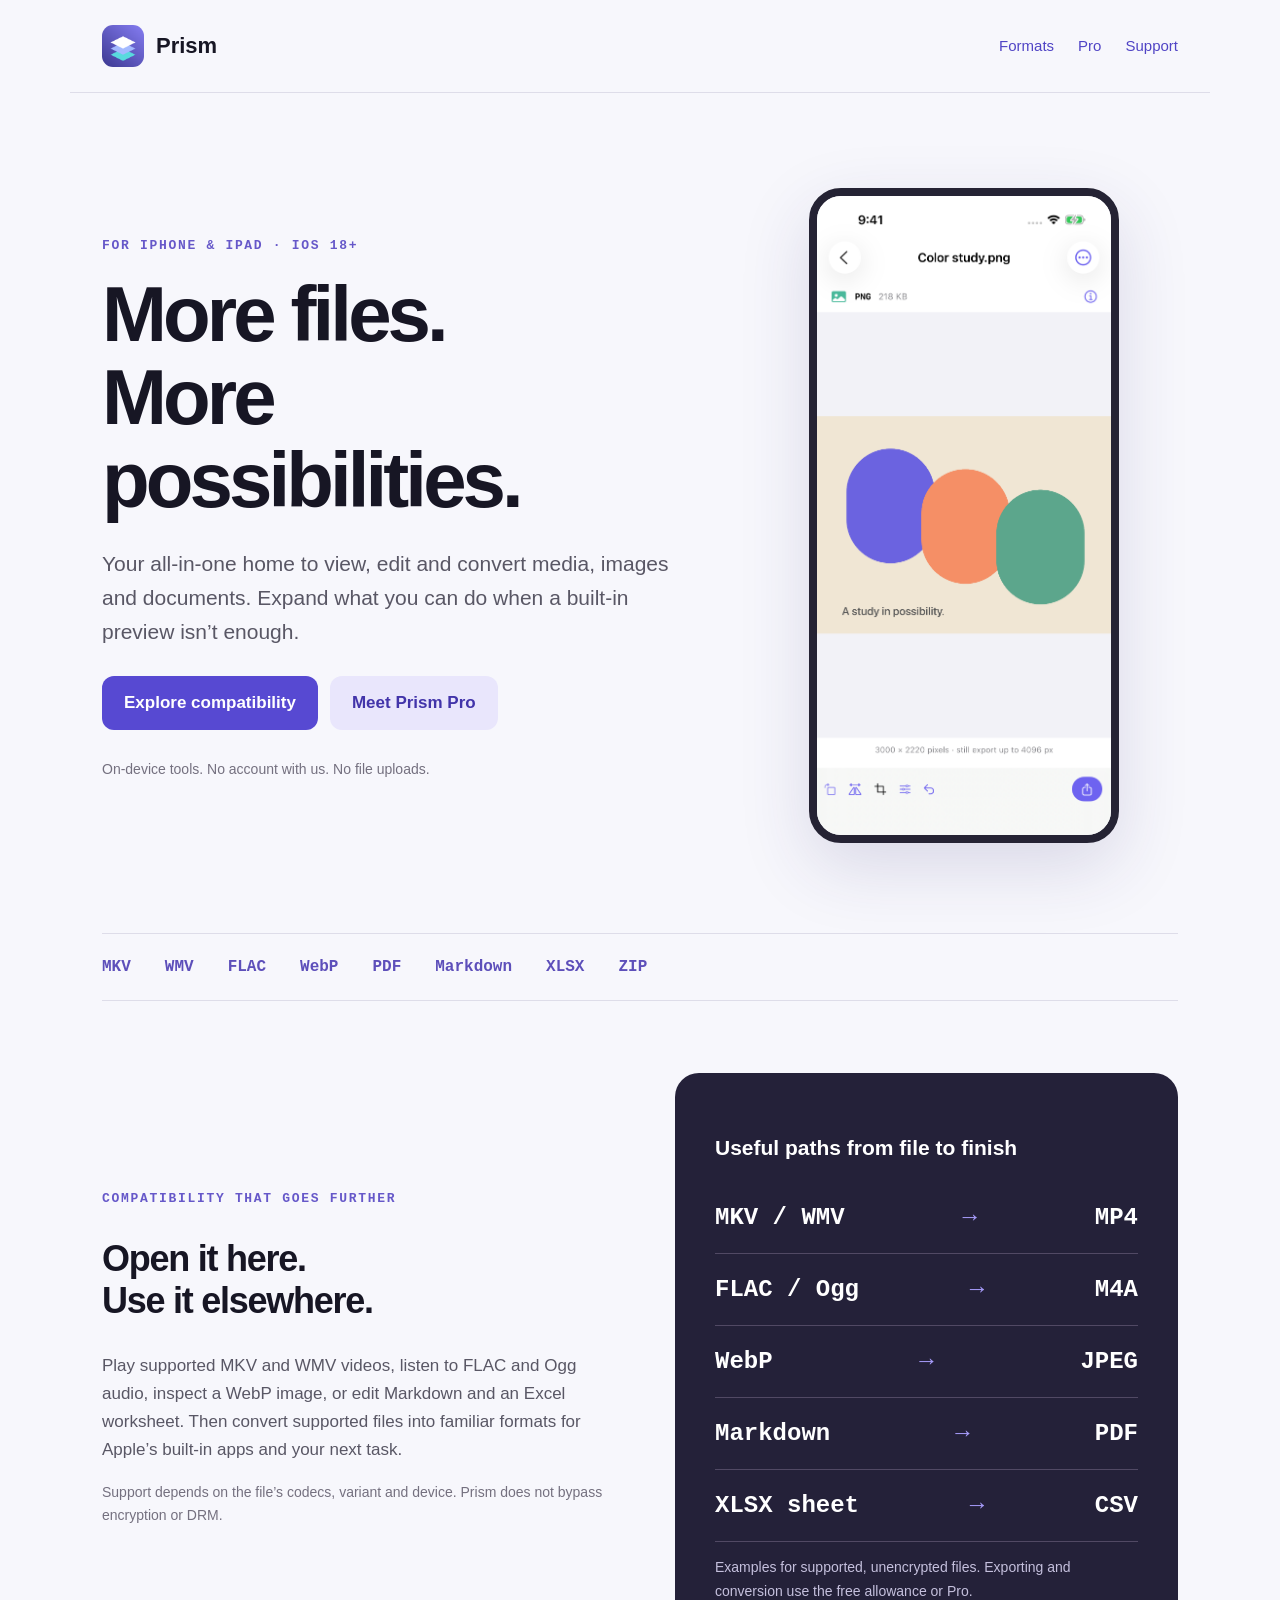
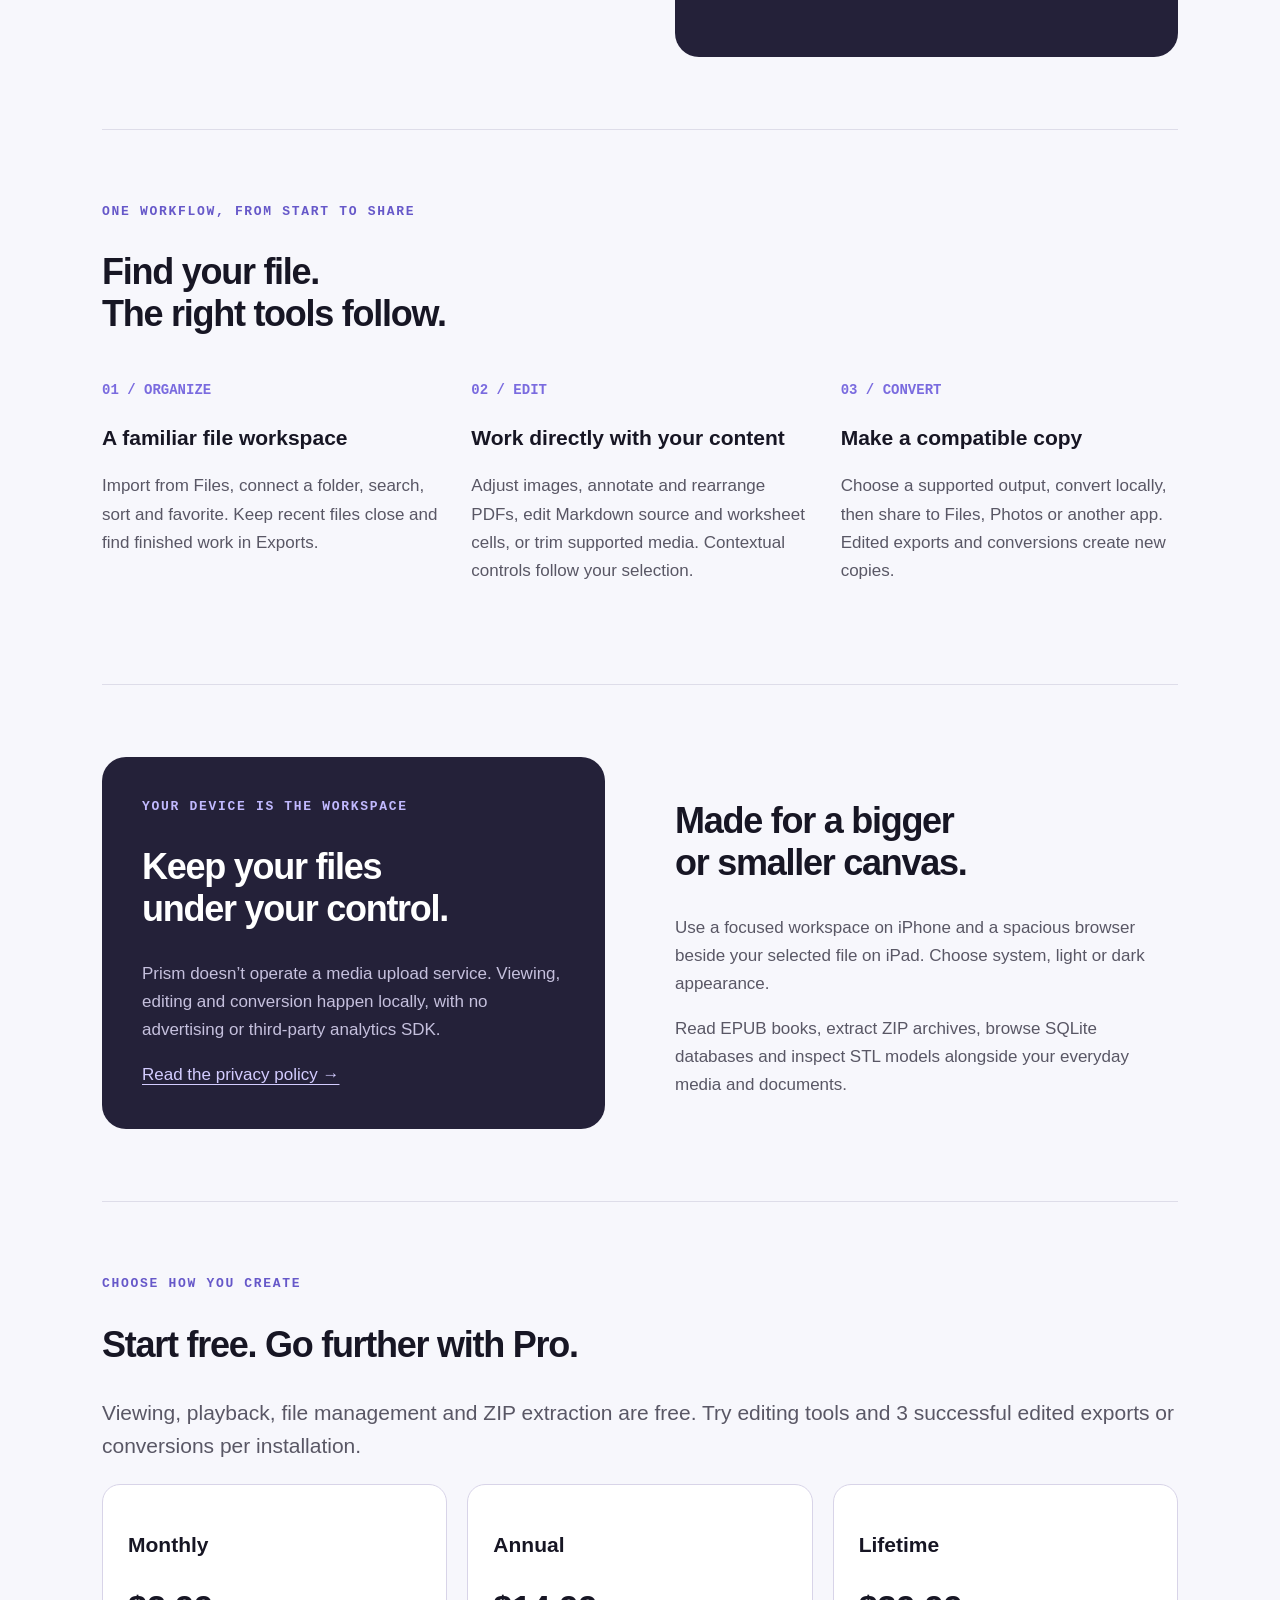
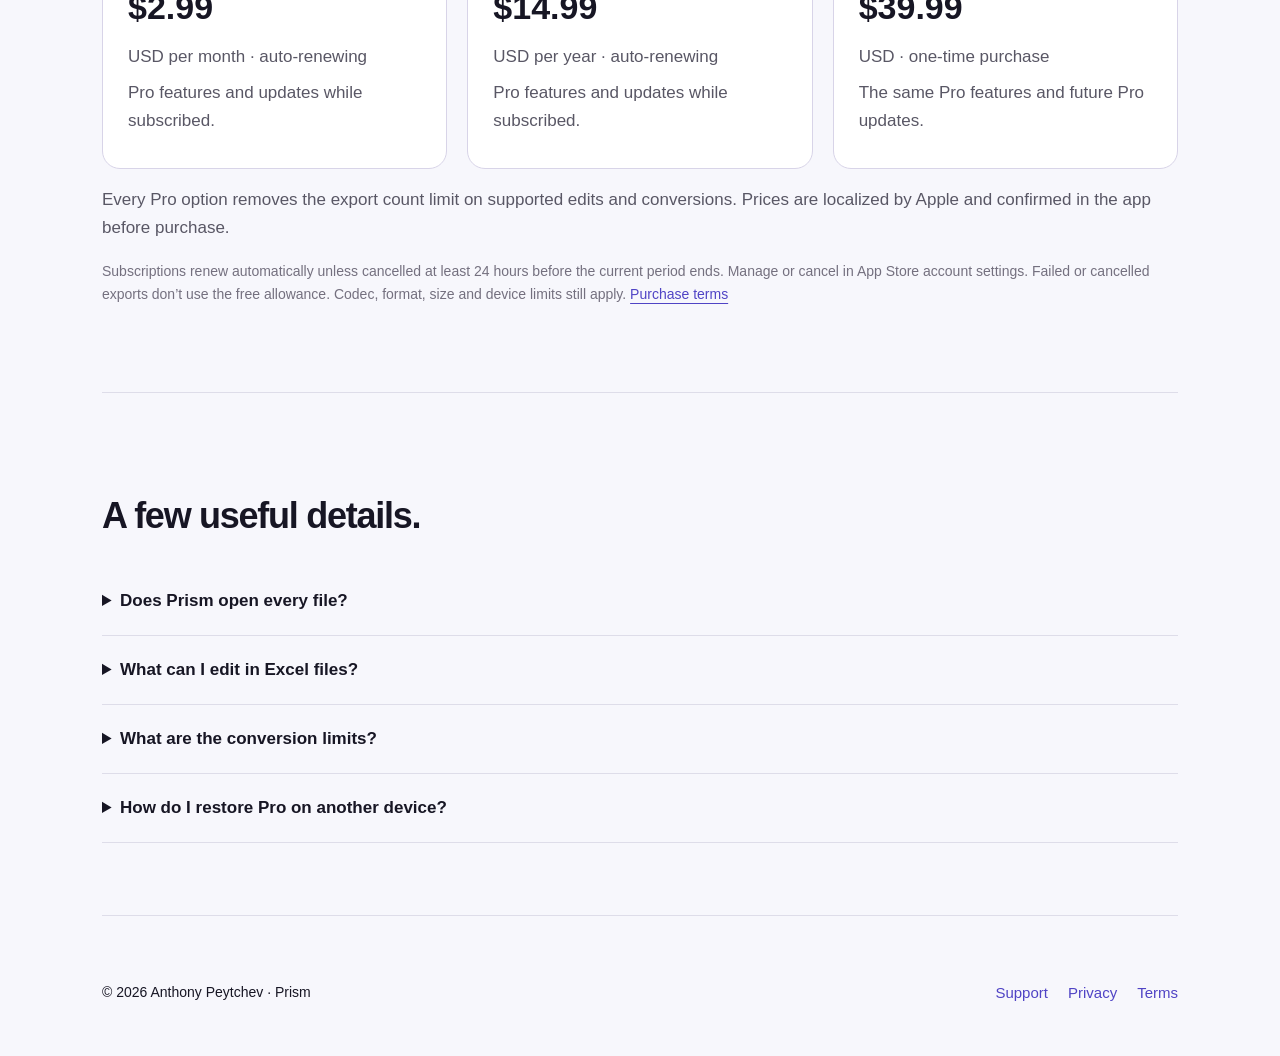
<file: index.html>
<!doctype html><html lang="en"><head><meta charset="utf-8"><meta name="viewport" content="width=device-width,initial-scale=1"><title>Open more. Do more. One app. | Prism</title><meta name="description" content="Prism brings file viewing, editing and conversion together on iPhone and iPad."><link rel="icon" href="./assets/icon.png"><link rel="stylesheet" href="./style.css"></head><body><header><a class="brand" href="./"><img src="./assets/icon.png" alt="">Prism</a><nav aria-label="Main"><a href="./#formats">Formats</a><a href="./#pro">Pro</a><a href="./support.html">Support</a></nav></header><main class=""><section class="hero"><div><div class="eyebrow">For iPhone & iPad · iOS 18+</div><h1>More files.<br>More possibilities.</h1><p class="lead">Your all-in-one home to view, edit and convert media, images and documents. Expand what you can do when a built-in preview isn’t enough.</p><div class="buttons"><a class="button" href="#formats">Explore compatibility</a><a class="button secondary" href="#pro">Meet Prism Pro</a></div><p class="meta">On-device tools. No account with us. No file uploads.</p></div><img class="phone" src="./assets/image-editor.png" alt="Prism's image editor with contextual image adjustment tools"></section><div class="strip" aria-label="Examples of supported formats"><span>MKV</span><span>WMV</span><span>FLAC</span><span>WebP</span><span>PDF</span><span>Markdown</span><span>XLSX</span><span>ZIP</span></div><section class="section split" id="formats"><div><div class="eyebrow">Compatibility that goes further</div><h2>Open it here.<br>Use it elsewhere.</h2><p>Play supported MKV and WMV videos, listen to FLAC and Ogg audio, inspect a WebP image, or edit Markdown and an Excel worksheet. Then convert supported files into familiar formats for Apple’s built-in apps and your next task.</p><p class="meta">Support depends on the file’s codecs, variant and device. Prism does not bypass encryption or DRM.</p></div><div class="flow"><h3>Useful paths from file to finish</h3><div class="fromto"><span>MKV / WMV</span><span class="arrow">→</span><span>MP4</span></div><div class="fromto"><span>FLAC / Ogg</span><span class="arrow">→</span><span>M4A</span></div><div class="fromto"><span>WebP</span><span class="arrow">→</span><span>JPEG</span></div><div class="fromto"><span>Markdown</span><span class="arrow">→</span><span>PDF</span></div><div class="fromto"><span>XLSX sheet</span><span class="arrow">→</span><span>CSV</span></div><p class="meta">Examples for supported, unencrypted files. Exporting and conversion use the free allowance or Pro.</p></div></section><section class="section"><div class="eyebrow">One workflow, from start to share</div><h2>Find your file.<br>The right tools follow.</h2><div class="tools"><article><span class="number">01 / ORGANIZE</span><h3>A familiar file workspace</h3><p>Import from Files, connect a folder, search, sort and favorite. Keep recent files close and find finished work in Exports.</p></article><article><span class="number">02 / EDIT</span><h3>Work directly with your content</h3><p>Adjust images, annotate and rearrange PDFs, edit Markdown source and worksheet cells, or trim supported media. Contextual controls follow your selection.</p></article><article><span class="number">03 / CONVERT</span><h3>Make a compatible copy</h3><p>Choose a supported output, convert locally, then share to Files, Photos or another app. Edited exports and conversions create new copies.</p></article></div></section><section class="section split"><div class="flow"><div class="eyebrow" style="color:#c1b9ff">Your device is the workspace</div><h2>Keep your files<br>under your control.</h2><p>Prism doesn’t operate a media upload service. Viewing, editing and conversion happen locally, with no advertising or third-party analytics SDK.</p><a style="color:#d3ccff" href="./privacy.html">Read the privacy policy →</a></div><div><h2>Made for a bigger<br>or smaller canvas.</h2><p>Use a focused workspace on iPhone and a spacious browser beside your selected file on iPad. Choose system, light or dark appearance.</p><p>Read EPUB books, extract ZIP archives, browse SQLite databases and inspect STL models alongside your everyday media and documents.</p></div></section><section class="section" id="pro"><div class="eyebrow">Choose how you create</div><h2>Start free. Go further with Pro.</h2><p class="lead">Viewing, playback, file management and ZIP extraction are free. Try editing tools and 3 successful edited exports or conversions per installation.</p><div class="pricing"><article class="plan"><h3>Monthly</h3><p class="price">$2.99</p><p>USD per month · auto-renewing</p><p>Pro features and updates while subscribed.</p></article><article class="plan"><h3>Annual</h3><p class="price">$14.99</p><p>USD per year · auto-renewing</p><p>Pro features and updates while subscribed.</p></article><article class="plan"><h3>Lifetime</h3><p class="price">$39.99</p><p>USD · one-time purchase</p><p>The same Pro features and future Pro updates.</p></article></div><p>Every Pro option removes the export count limit on supported edits and conversions. Prices are localized by Apple and confirmed in the app before purchase.</p><p class="meta">Subscriptions renew automatically unless cancelled at least 24 hours before the current period ends. Manage or cancel in App Store account settings. Failed or cancelled exports don’t use the free allowance. Codec, format, size and device limits still apply. <a href="./terms.html">Purchase terms</a></p></section><section class="section"><h2>A few useful details.</h2><details><summary>Does Prism open every file?</summary><p>No. Filename extensions can contain different codecs and variants. See the in-app Format guide for routed formats, read-only viewers and editing limits. Encrypted or DRM-protected files are not supported.</p></details><details><summary>What can I edit in Excel files?</summary><p>Prism supports cell value editing in supported XLSX workbooks and exports an edited XLSX copy or the selected sheet as CSV. It is not a full spreadsheet calculation engine. Formula results use cached values; protected, signed and macro-enabled workbooks are read-only.</p></details><details><summary>What are the conversion limits?</summary><p>Video conversion supports SDR up to 1080p, and audio conversion supports mono/stereo. HDR conversion, surround downmix and OCR are outside this version. Image and document size limits protect device memory. Conversion may omit extra tracks, subtitles, metadata and formatting depending on output.</p></details><details><summary>How do I restore Pro on another device?</summary><p>Use the same Apple Account, open Prism Pro from Browser options and choose Restore Purchases. An active subscription or lifetime purchase works on compatible iPhone and iPad devices.</p></details></section></main><footer><span>© 2026 Anthony Peytchev · Prism</span><nav aria-label="Footer"><a href="./support.html">Support</a><a href="./privacy.html">Privacy</a><a href="./terms.html">Terms</a></nav></footer></body></html>
</file>
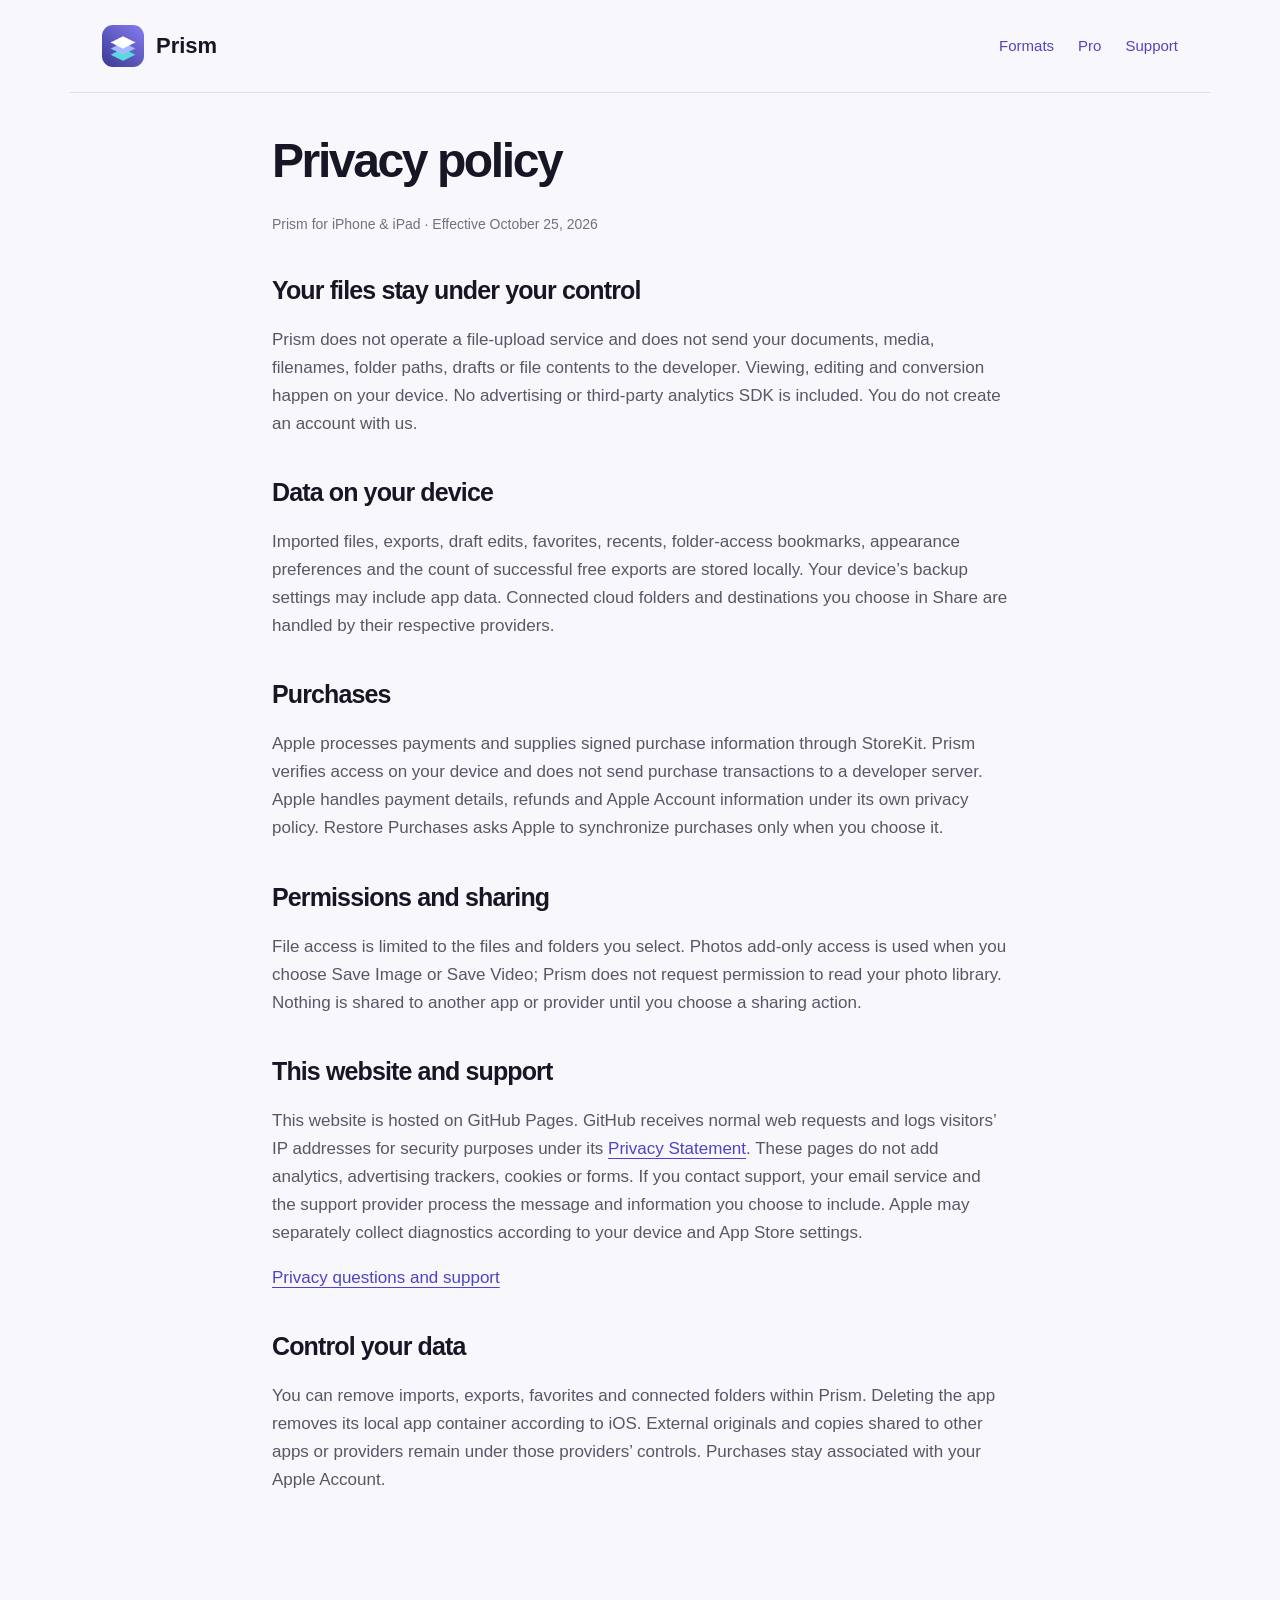
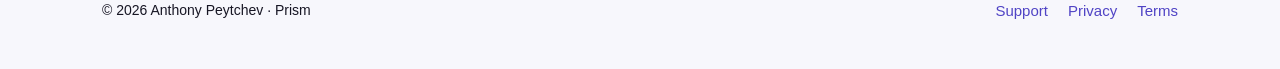
<file: privacy.html>
<!doctype html><html lang="en"><head><meta charset="utf-8"><meta name="viewport" content="width=device-width,initial-scale=1"><title>Privacy policy | Prism</title><meta name="description" content="Prism brings file viewing, editing and conversion together on iPhone and iPad."><link rel="icon" href="./assets/icon.png"><link rel="stylesheet" href="./style.css"></head><body><header><a class="brand" href="./"><img src="./assets/icon.png" alt="">Prism</a><nav aria-label="Main"><a href="./#formats">Formats</a><a href="./#pro">Pro</a><a href="./support.html">Support</a></nav></header><main class="legal"><h1>Privacy policy</h1><p class="meta">Prism for iPhone & iPad · Effective October 25, 2026</p><section><h2>Your files stay under your control</h2><p>Prism does not operate a file-upload service and does not send your documents, media, filenames, folder paths, drafts or file contents to the developer. Viewing, editing and conversion happen on your device. No advertising or third-party analytics SDK is included. You do not create an account with us.</p></section><section><h2>Data on your device</h2><p>Imported files, exports, draft edits, favorites, recents, folder-access bookmarks, appearance preferences and the count of successful free exports are stored locally. Your device’s backup settings may include app data. Connected cloud folders and destinations you choose in Share are handled by their respective providers.</p></section><section><h2>Purchases</h2><p>Apple processes payments and supplies signed purchase information through StoreKit. Prism verifies access on your device and does not send purchase transactions to a developer server. Apple handles payment details, refunds and Apple Account information under its own privacy policy. Restore Purchases asks Apple to synchronize purchases only when you choose it.</p></section><section><h2>Permissions and sharing</h2><p>File access is limited to the files and folders you select. Photos add-only access is used when you choose Save Image or Save Video; Prism does not request permission to read your photo library. Nothing is shared to another app or provider until you choose a sharing action.</p></section><section><h2>This website and support</h2><p>This website is hosted on GitHub Pages. GitHub receives normal web requests and logs visitors’ IP addresses for security purposes under its <a href="https://docs.github.com/en/site-policy/privacy-policies/github-general-privacy-statement">Privacy Statement</a>. These pages do not add analytics, advertising trackers, cookies or forms. If you contact support, your email service and the support provider process the message and information you choose to include. Apple may separately collect diagnostics according to your device and App Store settings.</p><p><a href="./support.html">Privacy questions and support</a></p></section><section><h2>Control your data</h2><p>You can remove imports, exports, favorites and connected folders within Prism. Deleting the app removes its local app container according to iOS. External originals and copies shared to other apps or providers remain under those providers’ controls. Purchases stay associated with your Apple Account.</p></section></main><footer><span>© 2026 Anthony Peytchev · Prism</span><nav aria-label="Footer"><a href="./support.html">Support</a><a href="./privacy.html">Privacy</a><a href="./terms.html">Terms</a></nav></footer></body></html>
</file>
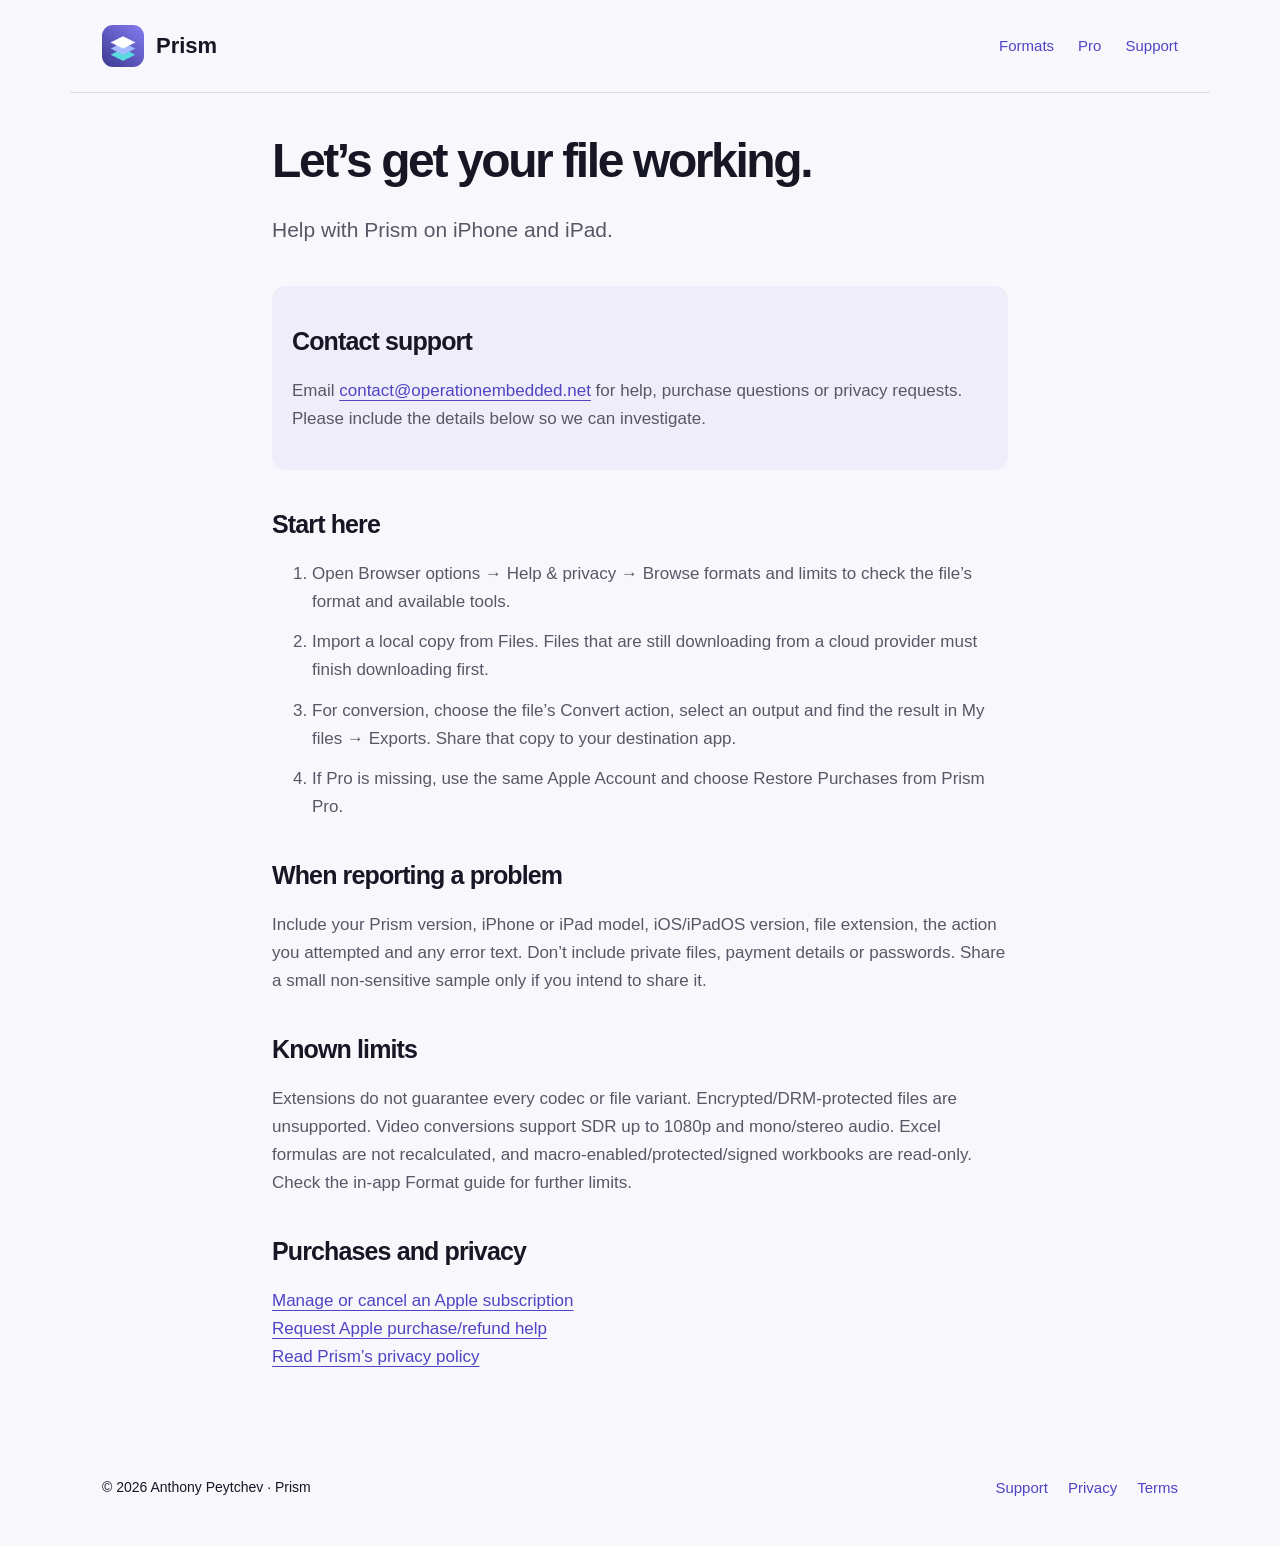
<file: support.html>
<!doctype html><html lang="en"><head><meta charset="utf-8"><meta name="viewport" content="width=device-width,initial-scale=1"><title>Support | Prism</title><meta name="description" content="Prism brings file viewing, editing and conversion together on iPhone and iPad."><link rel="icon" href="./assets/icon.png"><link rel="stylesheet" href="./style.css"></head><body><header><a class="brand" href="./"><img src="./assets/icon.png" alt="">Prism</a><nav aria-label="Main"><a href="./#formats">Formats</a><a href="./#pro">Pro</a><a href="./support.html">Support</a></nav></header><main class="legal"><h1>Let’s get your file working.</h1><p class="lead">Help with Prism on iPhone and iPad.</p><section class="notice"><h2>Contact support</h2><p>Email <a href="mailto:contact@operationembedded.net">contact@operationembedded.net</a> for help, purchase questions or privacy requests. Please include the details below so we can investigate.</p></section><section><h2>Start here</h2><ol class="prose"><li>Open Browser options → Help & privacy → Browse formats and limits to check the file’s format and available tools.</li><li>Import a local copy from Files. Files that are still downloading from a cloud provider must finish downloading first.</li><li>For conversion, choose the file’s Convert action, select an output and find the result in My files → Exports. Share that copy to your destination app.</li><li>If Pro is missing, use the same Apple Account and choose Restore Purchases from Prism Pro.</li></ol></section><section><h2>When reporting a problem</h2><p>Include your Prism version, iPhone or iPad model, iOS/iPadOS version, file extension, the action you attempted and any error text. Don’t include private files, payment details or passwords. Share a small non-sensitive sample only if you intend to share it.</p></section><section><h2>Known limits</h2><p>Extensions do not guarantee every codec or file variant. Encrypted/DRM-protected files are unsupported. Video conversions support SDR up to 1080p and mono/stereo audio. Excel formulas are not recalculated, and macro-enabled/protected/signed workbooks are read-only. Check the in-app Format guide for further limits.</p></section><section><h2>Purchases and privacy</h2><p><a href="https://apps.apple.com/account/subscriptions">Manage or cancel an Apple subscription</a><br><a href="https://reportaproblem.apple.com/">Request Apple purchase/refund help</a><br><a href="./privacy.html">Read Prism’s privacy policy</a></p></section></main><footer><span>© 2026 Anthony Peytchev · Prism</span><nav aria-label="Footer"><a href="./support.html">Support</a><a href="./privacy.html">Privacy</a><a href="./terms.html">Terms</a></nav></footer></body></html>
</file>
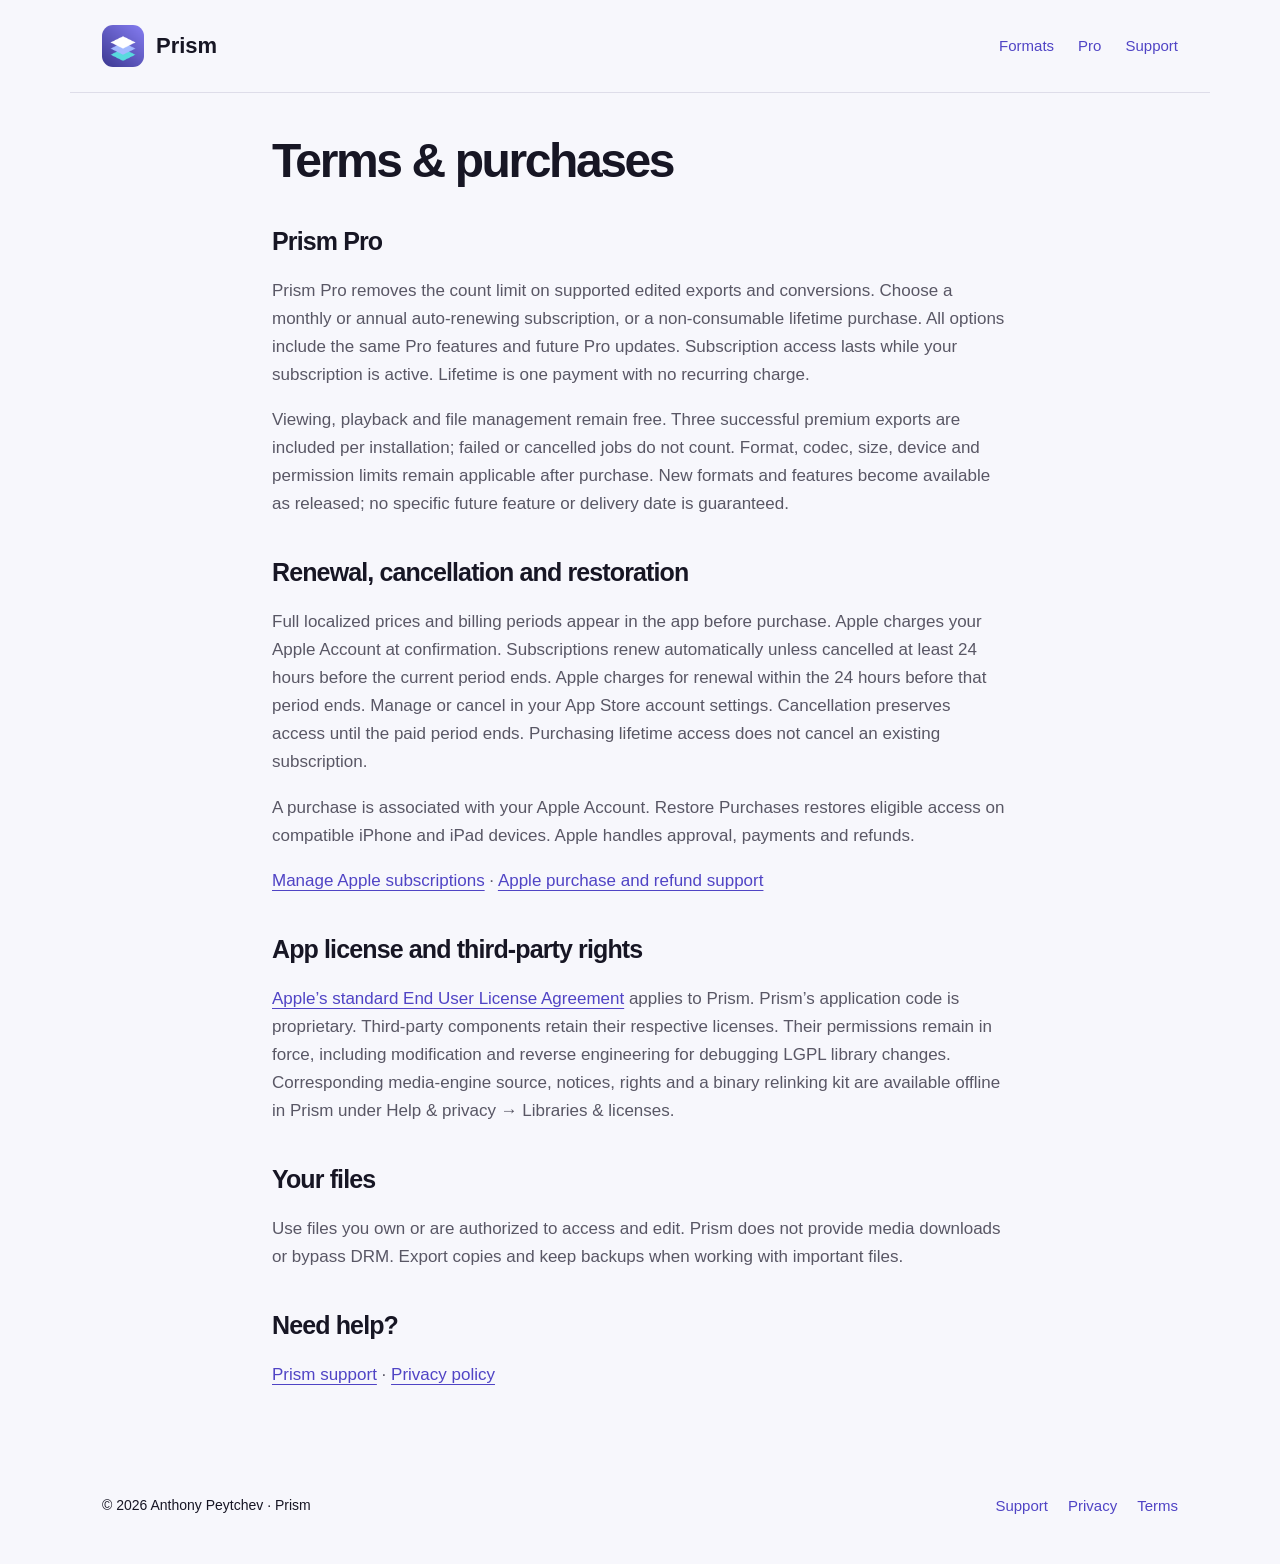
<file: terms.html>
<!doctype html><html lang="en"><head><meta charset="utf-8"><meta name="viewport" content="width=device-width,initial-scale=1"><title>Terms & purchases | Prism</title><meta name="description" content="Prism brings file viewing, editing and conversion together on iPhone and iPad."><link rel="icon" href="./assets/icon.png"><link rel="stylesheet" href="./style.css"></head><body><header><a class="brand" href="./"><img src="./assets/icon.png" alt="">Prism</a><nav aria-label="Main"><a href="./#formats">Formats</a><a href="./#pro">Pro</a><a href="./support.html">Support</a></nav></header><main class="legal"><h1>Terms & purchases</h1><section><h2>Prism Pro</h2><p>Prism Pro removes the count limit on supported edited exports and conversions. Choose a monthly or annual auto-renewing subscription, or a non-consumable lifetime purchase. All options include the same Pro features and future Pro updates. Subscription access lasts while your subscription is active. Lifetime is one payment with no recurring charge.</p><p>Viewing, playback and file management remain free. Three successful premium exports are included per installation; failed or cancelled jobs do not count. Format, codec, size, device and permission limits remain applicable after purchase. New formats and features become available as released; no specific future feature or delivery date is guaranteed.</p></section><section><h2>Renewal, cancellation and restoration</h2><p>Full localized prices and billing periods appear in the app before purchase. Apple charges your Apple Account at confirmation. Subscriptions renew automatically unless cancelled at least 24 hours before the current period ends. Apple charges for renewal within the 24 hours before that period ends. Manage or cancel in your App Store account settings. Cancellation preserves access until the paid period ends. Purchasing lifetime access does not cancel an existing subscription.</p><p>A purchase is associated with your Apple Account. Restore Purchases restores eligible access on compatible iPhone and iPad devices. Apple handles approval, payments and refunds.</p><p><a href="https://apps.apple.com/account/subscriptions">Manage Apple subscriptions</a> · <a href="https://reportaproblem.apple.com/">Apple purchase and refund support</a></p></section><section><h2>App license and third-party rights</h2><p><a href="https://www.apple.com/legal/internet-services/itunes/dev/stdeula/">Apple’s standard End User License Agreement</a> applies to Prism. Prism’s application code is proprietary. Third-party components retain their respective licenses. Their permissions remain in force, including modification and reverse engineering for debugging LGPL library changes. Corresponding media-engine source, notices, rights and a binary relinking kit are available offline in Prism under Help & privacy → Libraries & licenses.</p></section><section><h2>Your files</h2><p>Use files you own or are authorized to access and edit. Prism does not provide media downloads or bypass DRM. Export copies and keep backups when working with important files.</p></section><section><h2>Need help?</h2><p><a href="./support.html">Prism support</a> · <a href="./privacy.html">Privacy policy</a></p></section></main><footer><span>© 2026 Anthony Peytchev · Prism</span><nav aria-label="Footer"><a href="./support.html">Support</a><a href="./privacy.html">Privacy</a><a href="./terms.html">Terms</a></nav></footer></body></html>
</file>
<file: style.css>
*{box-sizing:border-box}html{scroll-behavior:smooth}body{margin:0;background:#f7f7fc;color:#171624;font:17px/1.65 -apple-system,BlinkMacSystemFont,"Segoe UI",sans-serif}a{color:#5044c5;text-underline-offset:4px}a:hover{color:#302783}a:focus-visible,summary:focus-visible{outline:3px solid #8174f2;outline-offset:6px}header,main,footer{max-width:1140px;margin:auto;padding:25px 32px}header{display:flex;align-items:center;justify-content:space-between;border-bottom:1px solid #dedde9}nav{display:flex;gap:24px}nav a{text-decoration:none;font-size:15px}.brand{display:flex;align-items:center;gap:12px;font-weight:750;color:#171624;text-decoration:none;font-size:22px}.brand img{width:42px;height:42px;border-radius:11px}.hero{display:grid;grid-template-columns:1.15fr .85fr;align-items:center;gap:70px;padding:70px 0 90px}.eyebrow{font:650 13px/1.5 ui-monospace,monospace;letter-spacing:.13em;text-transform:uppercase;color:#6658c9}h1{font-size:clamp(48px,6.5vw,78px);line-height:1.06;letter-spacing:-.05em;margin:18px 0 26px}h2{font-size:36px;line-height:1.17;letter-spacing:-.035em}h3{font-size:21px;line-height:1.3}p{color:#595765}.lead{font-size:21px;line-height:1.6}.button{display:inline-block;text-decoration:none;background:#5749d2;color:white;border-radius:12px;padding:13px 22px;font-weight:650}.button:hover{background:#4536b5;color:white}.secondary{background:#e9e6fc;color:#4234aa}.secondary:hover{background:#dcd6fa;color:#302783}.buttons{display:flex;flex-wrap:wrap;gap:12px;margin:28px 0}.phone{width:100%;max-width:310px;border-radius:32px;border:8px solid #252334;box-shadow:0 24px 70px #31296c25;display:block;margin:auto}.meta{font-size:14px;color:#74707f}.strip{border-top:1px solid #dedde9;border-bottom:1px solid #dedde9;padding:24px 0;display:flex;flex-wrap:wrap;gap:18px 34px;font:600 16px ui-monospace,monospace;color:#5d4fba}.section{padding:72px 0;border-bottom:1px solid #dedde9}.split{display:grid;grid-template-columns:1fr 1fr;gap:70px;align-items:center}.flow{background:#242139;color:#fff;border-radius:24px;padding:40px}.flow p{color:#c5c0dd}.flow .fromto{display:flex;justify-content:space-between;align-items:center;font:700 24px ui-monospace,monospace;padding:22px 0;border-bottom:1px solid #514964}.flow .fromto:last-child{border:0}.flow .arrow{color:#a69bf9}.tools{display:grid;grid-template-columns:repeat(3,1fr);gap:32px}.tools article{padding:10px 0}.number{color:#7a6bdf;font:600 14px ui-monospace,monospace}.pricing{display:grid;grid-template-columns:repeat(3,1fr);gap:20px}.plan{border:1px solid #d8d4e8;border-radius:18px;padding:25px;background:#fff}.price{font-weight:750;font-size:34px;color:#171624;margin:12px 0 0}.plan p{margin:8px 0}details{border-bottom:1px solid #dedde9;padding:20px 0}summary{font-weight:650;cursor:pointer}.legal{max-width:800px}.legal h1{font-size:48px}.legal section{margin:40px 0}.legal h2{font-size:25px}.notice{padding:20px;background:#efedf9;border-radius:14px}.prose li{margin:12px 0;color:#595765}footer{padding-top:40px;padding-bottom:45px;display:flex;flex-wrap:wrap;justify-content:space-between;gap:20px;font-size:14px}footer nav{gap:20px}@media(max-width:760px){header,main,footer{padding-left:22px;padding-right:22px}nav{gap:14px}.hero{grid-template-columns:1fr;gap:40px;padding:44px 0 60px}.hero .phone{max-width:265px}.split{grid-template-columns:1fr;gap:28px}.tools,.pricing{grid-template-columns:1fr;gap:15px}.section{padding:45px 0}h2{font-size:31px}.flow{padding:25px}header nav a{font-size:13px}.brand{font-size:20px}.brand img{width:34px;height:34px}}
@media(prefers-reduced-motion:reduce){html{scroll-behavior:auto}}
</file>
